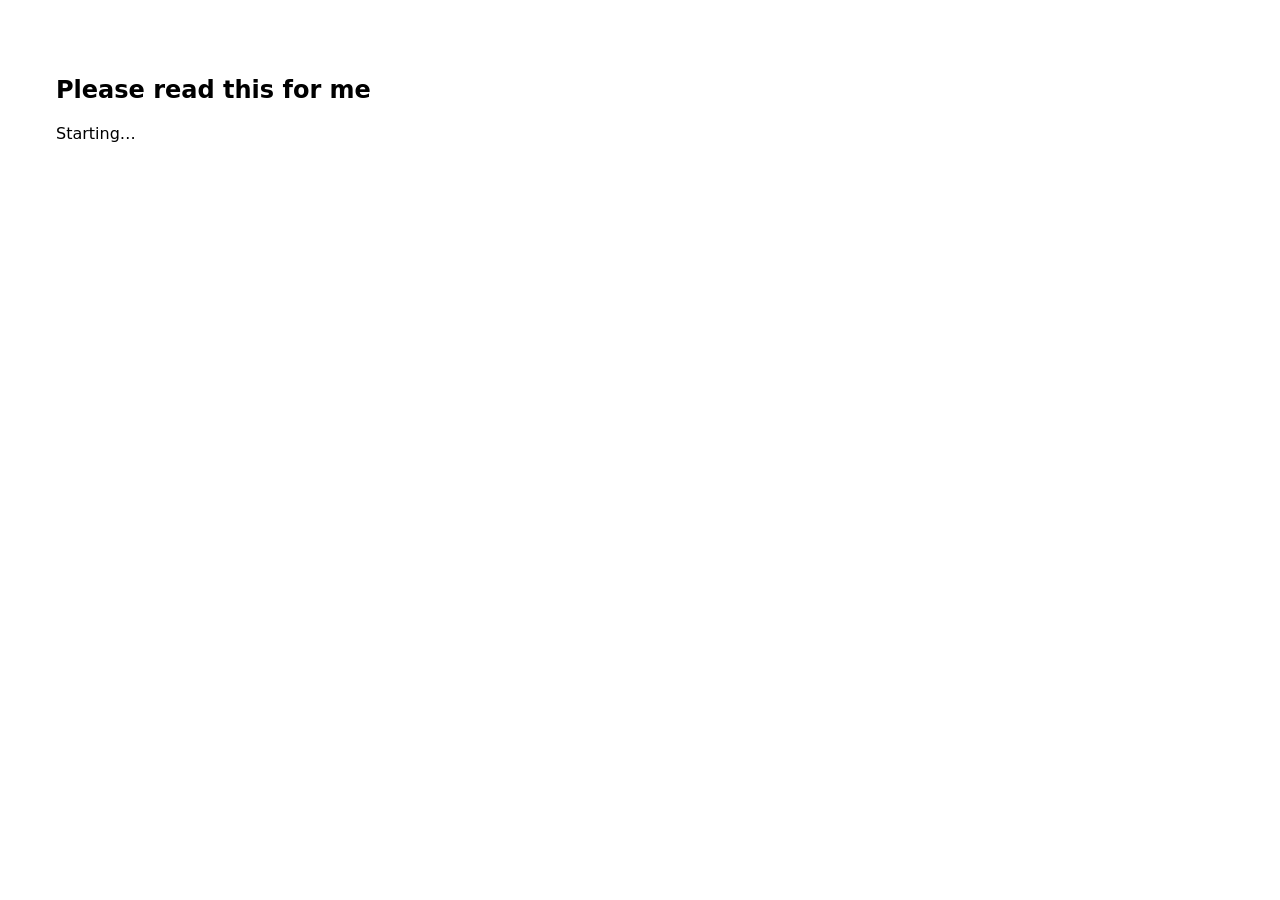
<file: desktop/ui/index.html>
<!doctype html><html lang="en"><meta charset="utf-8"><title>Please read this for me</title><body style="font-family:system-ui;padding:48px"><h2>Please read this for me</h2><p>Starting…</p></body></html>
</file>
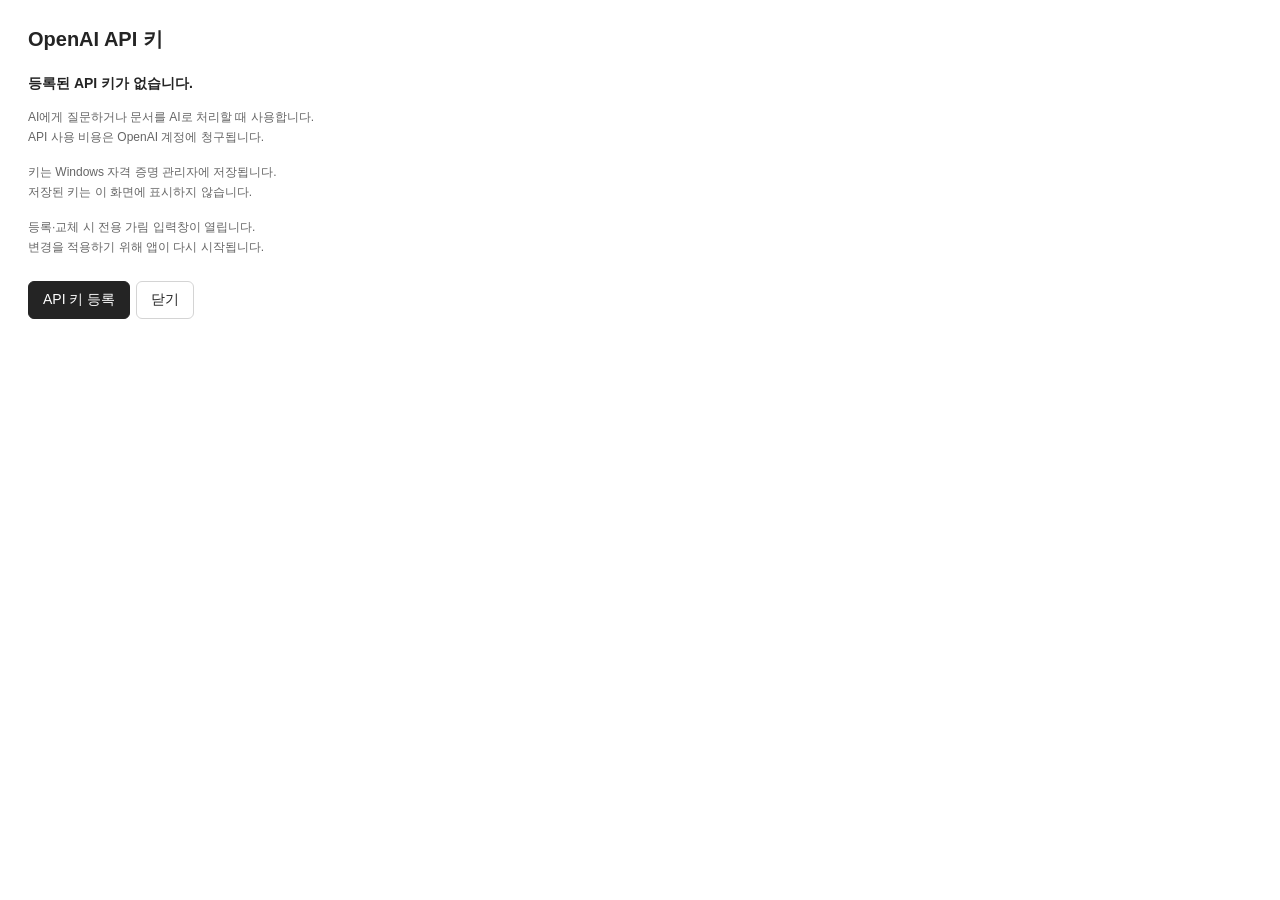
<file: desktop/ui/api-key.html>
<!doctype html>
<html lang="ko">
<head><meta charset="utf-8"><meta name="viewport" content="width=device-width, initial-scale=1"><title>OpenAI API 키</title>
<link rel="stylesheet" href="api-key.css"><script src="api-key.js" defer></script></head>
<body><main>
<h1>OpenAI API 키</h1>
<p id="status" role="status">저장 상태를 확인하고 있습니다.</p>
<p class="hint">AI에게 질문하거나 문서를 AI로 처리할 때 사용합니다.<br>API 사용 비용은 OpenAI 계정에 청구됩니다.</p>
<p class="hint">키는 Windows 자격 증명 관리자에 저장됩니다.<br>저장된 키는 이 화면에 표시하지 않습니다.</p>
<p id="notice" class="hint">등록·교체 시 전용 가림 입력창이 열립니다.<br>변경을 적용하기 위해 앱이 다시 시작됩니다.</p>
<div id="actions"><button id="save" hidden></button><button id="delete" class="secondary" hidden>키 삭제</button><button id="close" class="secondary">닫기</button></div>
<section id="confirmation" hidden aria-label="키 삭제 확인"><p>이 앱에 저장된 키를 삭제할까요?</p><p class="hint">OpenAI 계정의 키를 폐기하는 작업은 아닙니다.<br>다시 등록하기 전까지 AI 기능을 사용할 수 없습니다.</p><button id="confirm-delete">키 삭제</button><button id="cancel-delete" class="secondary">돌아가기</button></section>
</main></body></html>
</file>
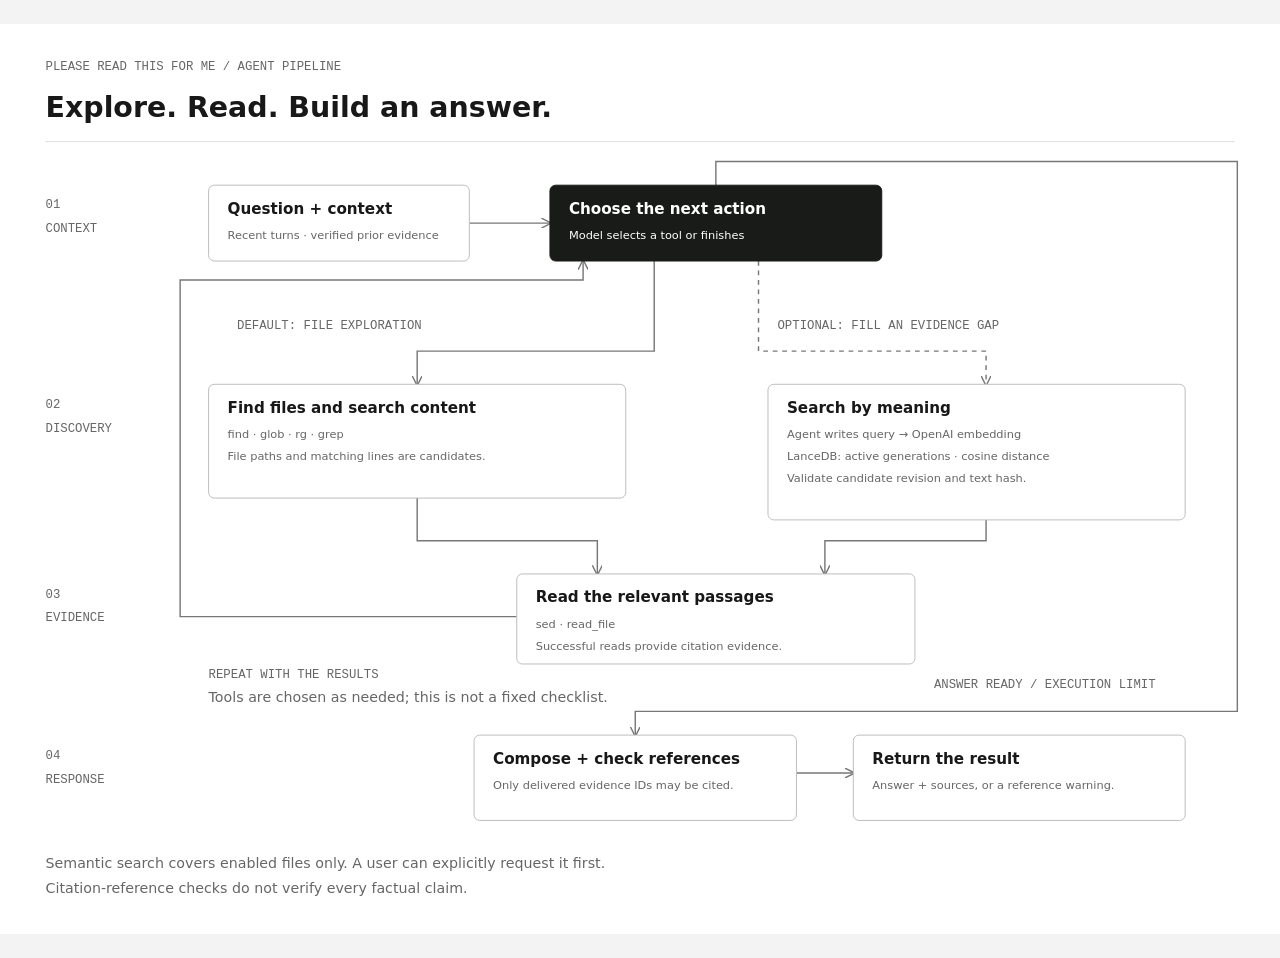
<file: readme-assets/diagrams/agent-pipeline-v4.html>
<!doctype html><html lang="en"><meta charset="utf-8"><meta name="viewport" content="width=device-width, initial-scale=1"><title>Agent pipeline — v4</title><style>body{margin:0;background:#f3f3f3}main{max-width:1350px;margin:24px auto}svg{display:block;width:100%;height:auto}</style><main><svg xmlns="http://www.w3.org/2000/svg" viewBox="0 0 1350 960" role="img" aria-labelledby="title desc"><title id="title">Agent pipeline — layout v4</title><desc id="desc">A bounded model loop selects file exploration, optional semantic search, or source reading. Read evidence feeds the next decision. The final answer is checked for allowed citation references.</desc><defs><marker id="arrow" markerWidth="7" markerHeight="7" refX="6" refY="3.5" orient="auto"><path d="M0 0 L7 3.5 L0 7" fill="none" stroke="#777" /></marker><style>text{font-family:system-ui,-apple-system,"Segoe UI",sans-serif;fill:#181818}.title{font-size:30px;font-weight:600}.label{font-size:16px;font-weight:600}.sub{font-size:12px;fill:#666}.mono{font-family:ui-monospace,SFMono-Regular,Consolas,monospace;font-size:13px;fill:#666}.edge{fill:none;stroke:#777;stroke-width:1.5;marker-end:url(#arrow)}.node{fill:white;stroke:#bbb;stroke-width:1}.dark{fill:#181b18;stroke:#181b18}.light{fill:#fff}.note{font-size:15px;fill:#666}</style></defs><rect width="1350" height="960" fill="white" /><text x="48" y="48" class="mono">PLEASE READ THIS FOR ME  /  AGENT PIPELINE</text><text x="48" y="98" class="title">Explore. Read. Build an answer.</text><path d="M48 124H1302" stroke="#dedede" /><text x="48" y="890" class="note">Semantic search covers enabled files only. A user can explicitly request it first.</text><text x="48" y="917" class="note">Citation-reference checks do not verify every factual claim.</text><g transform="translate(150 0)"><path d="M345 210H430" class="edge" /><path d="M540 250V345H290V380" class="edge" /><path d="M650 250V345H890V380" class="edge" stroke-dasharray="5 5" /><path d="M290 500V545H480V580" class="edge" /><path d="M890 523V545H720V580" class="edge" /><path d="M395 625H40V270H465V250" class="edge" /><path d="M605 170V145H1155V725H520V750" class="edge" /><path d="M690 790H750" class="edge" /><rect x="70" y="170" width="275" height="80" rx="6" class="node " /><text x="90" y="200" class="label">Question + context</text><text x="90" y="227" class="sub">Recent turns · verified prior evidence</text><rect x="430" y="170" width="350" height="80" rx="6" class="node dark" /><text x="450" y="200" class="label light">Choose the next action</text><text x="450" y="227" class="sub light">Model selects a tool or finishes</text><text x="100" y="322" class="mono">DEFAULT: FILE EXPLORATION</text><text x="670" y="322" class="mono">OPTIONAL: FILL AN EVIDENCE GAP</text><rect x="70" y="380" width="440" height="120" rx="6" class="node " /><text x="90" y="410" class="label">Find files and search content</text><text x="90" y="437" class="sub">find · glob · rg · grep</text><text x="90" y="460" class="sub">File paths and matching lines are candidates.</text><rect x="660" y="380" width="440" height="143" rx="6" class="node " /><text x="680" y="410" class="label">Search by meaning</text><text x="680" y="437" class="sub">Agent writes query → OpenAI embedding</text><text x="680" y="460" class="sub">LanceDB: active generations · cosine distance</text><text x="680" y="483" class="sub">Validate candidate revision and text hash.</text><rect x="395" y="580" width="420" height="95" rx="6" class="node " /><text x="415" y="610" class="label">Read the relevant passages</text><text x="415" y="637" class="sub">sed · read_file</text><text x="415" y="660" class="sub">Successful reads provide citation evidence.</text><text x="70" y="690" class="mono">REPEAT WITH THE RESULTS</text><text x="70" y="715" class="note">Tools are chosen as needed; this is not a fixed checklist.</text><text x="835" y="700" class="mono">ANSWER READY / EXECUTION LIMIT</text><rect x="350" y="750" width="340" height="90" rx="6" class="node " /><text x="370" y="780" class="label">Compose + check references</text><text x="370" y="807" class="sub">Only delivered evidence IDs may be cited.</text><rect x="750" y="750" width="350" height="90" rx="6" class="node " /><text x="770" y="780" class="label">Return the result</text><text x="770" y="807" class="sub">Answer + sources, or a reference warning.</text></g><text x="48" y="194" class="mono">01</text><text x="48" y="219" class="mono">CONTEXT</text><text x="48" y="405" class="mono">02</text><text x="48" y="430" class="mono">DISCOVERY</text><text x="48" y="605" class="mono">03</text><text x="48" y="630" class="mono">EVIDENCE</text><text x="48" y="775" class="mono">04</text><text x="48" y="800" class="mono">RESPONSE</text></svg></main></html>
</file>
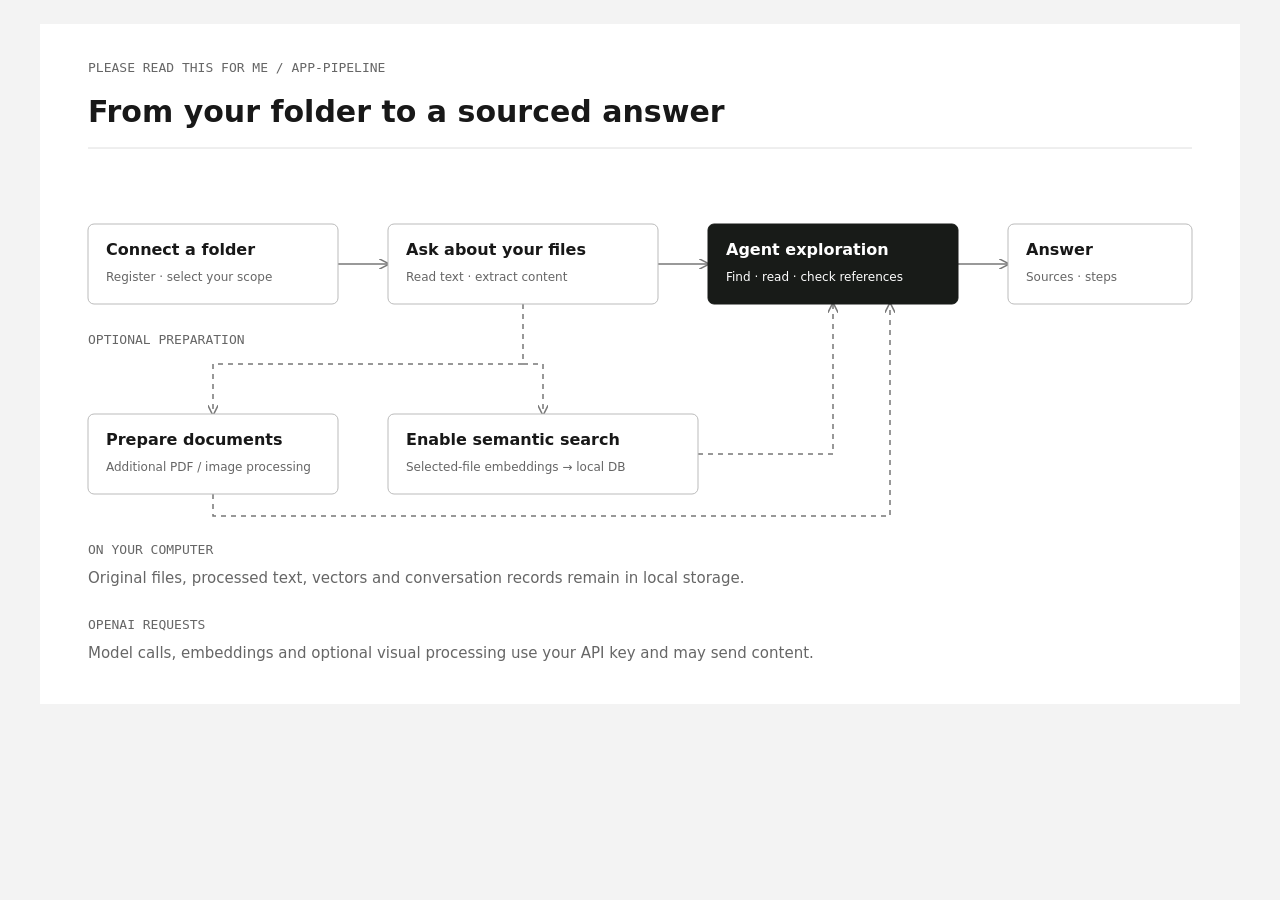
<file: readme-assets/diagrams/app-pipeline.html>
<!doctype html><html lang="en"><meta charset="utf-8"><meta name="viewport" content="width=device-width, initial-scale=1"><title>From your folder to a sourced answer</title><style>body{margin:0;background:#f3f3f3}main{max-width:1200px;margin:24px auto}svg{display:block;width:100%;height:auto}</style><main><svg xmlns="http://www.w3.org/2000/svg" viewBox="0 0 1200 680" role="img" aria-labelledby="title desc"><title id="title">From your folder to a sourced answer</title><desc id="desc">Overview with optional document preparation and selected-file embeddings. Model requests cross the local boundary.</desc><defs><marker id="arrow" markerWidth="7" markerHeight="7" refX="6" refY="3.5" orient="auto"><path d="M0 0 L7 3.5 L0 7" fill="none" stroke="#777"/></marker><style>text{font-family:system-ui,-apple-system,"Segoe UI",sans-serif;fill:#181818}.title{font-size:30px;font-weight:600}.label{font-size:16px;font-weight:600}.sub{font-size:12px;fill:#666}.mono{font-family:ui-monospace,SFMono-Regular,Consolas,monospace;font-size:13px;fill:#666}.edge{fill:none;stroke:#777;stroke-width:1.5;marker-end:url(#arrow)}.node{fill:white;stroke:#bbb;stroke-width:1}.dark{fill:#181b18;stroke:#181b18}.light{fill:#fff}.note{font-size:15px;fill:#666}</style></defs><rect width="1200" height="680" fill="#fff"/><text x="48" y="48" class="mono">PLEASE READ THIS FOR ME  /  APP-PIPELINE</text><text x="48" y="98" class="title">From your folder to a sourced answer</text><path d="M48 124H1152" stroke="#dedede"/><path d="M298 240H348" class="edge"/><path d="M618 240H668" class="edge"/><path d="M918 240H968" class="edge"/><path d="M483 280V340H173V390" class="edge" stroke-dasharray="5 5"/><path d="M483 340H503V390" class="edge" stroke-dasharray="5 5"/><path d="M173 470V492H850V280" class="edge" stroke-dasharray="5 5"/><path d="M658 430H793V280" class="edge" stroke-dasharray="5 5"/><rect x="48" y="200" width="250" height="80" rx="6" class="node "/><text x="66" y="231" class="label">Connect a folder</text><text x="66" y="257" class="sub">Register · select your scope</text><rect x="348" y="200" width="270" height="80" rx="6" class="node "/><text x="366" y="231" class="label">Ask about your files</text><text x="366" y="257" class="sub">Read text · extract content</text><rect x="668" y="200" width="250" height="80" rx="6" class="node dark"/><text x="686" y="231" class="label light">Agent exploration</text><text x="686" y="257" class="sub light">Find · read · check references</text><rect x="968" y="200" width="184" height="80" rx="6" class="node "/><text x="986" y="231" class="label">Answer</text><text x="986" y="257" class="sub">Sources · steps</text><text x="48" y="320" class="mono">OPTIONAL PREPARATION</text><rect x="48" y="390" width="250" height="80" rx="6" class="node "/><text x="66" y="421" class="label">Prepare documents</text><text x="66" y="447" class="sub">Additional PDF / image processing</text><rect x="348" y="390" width="310" height="80" rx="6" class="node "/><text x="366" y="421" class="label">Enable semantic search</text><text x="366" y="447" class="sub">Selected-file embeddings → local DB</text><text x="48" y="530" class="mono">ON YOUR COMPUTER</text><text x="48" y="559" class="note">Original files, processed text, vectors and conversation records remain in local storage.</text><text x="48" y="605" class="mono">OPENAI REQUESTS</text><text x="48" y="634" class="note">Model calls, embeddings and optional visual processing use your API key and may send content.</text></svg></main></html>
</file>
<file: desktop/ui/api-key.css>
:root{font-family:"Segoe UI",sans-serif;color:#242424;background:#fff;font-size:14px}body{margin:0}main{padding:26px 28px}h1{font-size:20px;font-weight:600;margin:0 0 22px}#status{font-weight:600}.hint{font-size:12px;color:#666;line-height:1.7;margin:14px 0}button{font:inherit;border:1px solid #242424;background:#242424;color:#fff;border-radius:6px;padding:9px 14px;cursor:pointer;margin:6px 6px 0 0}.secondary{color:#242424;background:#fff;border-color:#d4d4d4}button:focus-visible{outline:2px solid #386cbe;outline-offset:3px}button:disabled{opacity:.5;cursor:default}[hidden]{display:none!important}#confirmation p{margin:10px 0}#actions{margin-top:18px}
</file>
